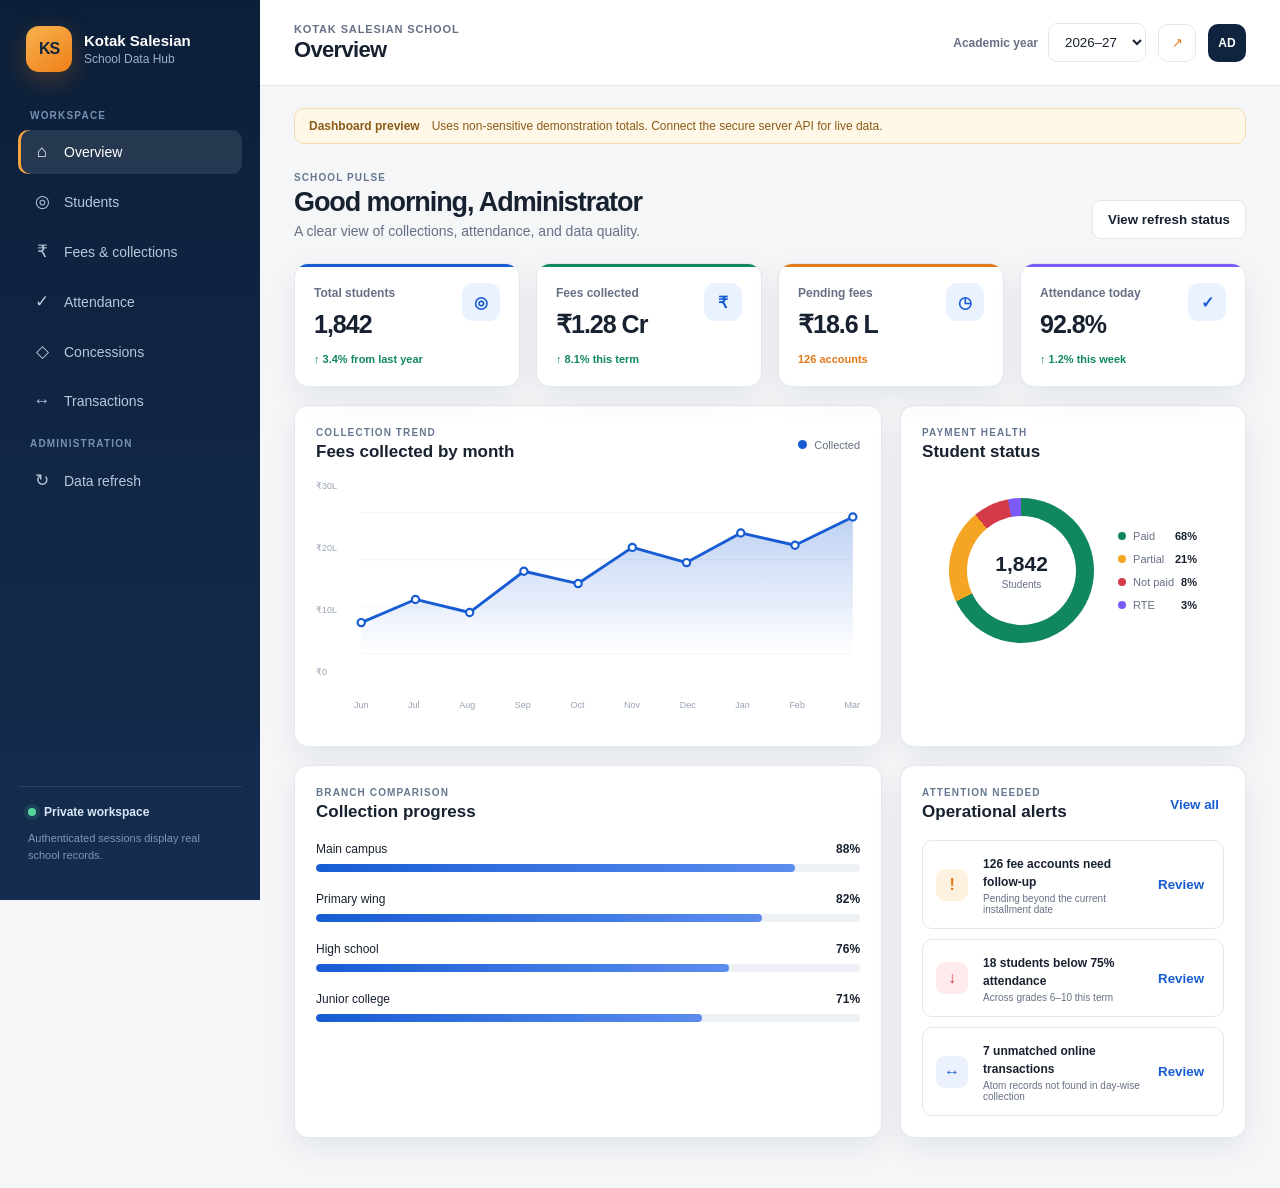
<file: public/index.html>
<!doctype html>
<html lang="en">
<head>
  <meta charset="utf-8">
  <meta name="viewport" content="width=device-width, initial-scale=1">
  <meta name="description" content="Kotak Salesian School administration and finance dashboard">
  <title>Kotak School Data Hub</title>
  <link rel="stylesheet" href="styles.css">
</head>
<body>
  <div class="app-shell">
    <aside class="sidebar" id="sidebar">
      <div class="brand">
        <div class="brand-mark" aria-hidden="true">KS</div>
        <div><strong>Kotak Salesian</strong><span>School Data Hub</span></div>
      </div>

      <nav class="nav" aria-label="Primary navigation">
        <p class="nav-label">Workspace</p>
        <button class="nav-item active" data-view="overview"><span>⌂</span>Overview</button>
        <button class="nav-item" data-view="students"><span>◎</span>Students</button>
        <button class="nav-item" data-view="fees"><span>₹</span>Fees & collections</button>
        <button class="nav-item" data-view="attendance"><span>✓</span>Attendance</button>
        <button class="nav-item" data-view="concessions"><span>◇</span>Concessions</button>
        <button class="nav-item" data-view="transactions"><span>↔</span>Transactions</button>
        <p class="nav-label">Administration</p>
        <button class="nav-item" data-view="refresh"><span>↻</span>Data refresh</button>
      </nav>

      <div class="sidebar-footer">
        <div class="privacy-badge"><span></span>Private workspace</div>
        <p>Authenticated sessions display real school records.</p>
      </div>
    </aside>

    <main class="main">
      <header class="topbar">
        <button class="menu-button" id="menuButton" aria-label="Open navigation">☰</button>
        <div class="topbar-title">
          <p>Kotak Salesian School</p>
          <h1 id="pageTitle">Overview</h1>
        </div>
        <div class="topbar-actions">
          <label class="year-select">Academic year
            <select id="yearSelect">
              <option value="2026-27">2026–27</option>
              <option value="2025-26">2025–26</option>
              <option value="2024-25">2024–25</option>
            </select>
          </label>
          <button class="icon-button" id="connectionButton" aria-label="Connect data API" title="Connect data API">↗</button>
          <div class="avatar" title="Administrator">AD</div>
        </div>
      </header>

      <div class="demo-banner" id="dataBanner"><strong id="dataMode">Dashboard preview</strong><span id="dataMessage">Uses non-sensitive demonstration totals. Connect the secure server API for live data.</span></div>

      <section class="view active" id="overview" data-title="Overview">
        <div class="section-heading">
          <div><p class="eyebrow">School pulse</p><h2>Good morning, Administrator</h2><p>A clear view of collections, attendance, and data quality.</p></div>
          <button class="secondary-button" data-view-target="refresh">View refresh status</button>
        </div>

        <div class="metric-grid">
          <article class="metric-card accent-blue"><div class="metric-icon">◎</div><p>Total students</p><h3 data-metric="students">1,842</h3><span class="trend up">↑ 3.4% from last year</span></article>
          <article class="metric-card accent-green"><div class="metric-icon">₹</div><p>Fees collected</p><h3 data-metric="collected">₹1.28 Cr</h3><span class="trend up">↑ 8.1% this term</span></article>
          <article class="metric-card accent-orange"><div class="metric-icon">◷</div><p>Pending fees</p><h3 data-metric="pending">₹18.6 L</h3><span class="trend warn">126 accounts</span></article>
          <article class="metric-card accent-violet"><div class="metric-icon">✓</div><p>Attendance today</p><h3 data-metric="attendance">92.8%</h3><span class="trend up">↑ 1.2% this week</span></article>
        </div>

        <div class="dashboard-grid">
          <article class="panel wide">
            <div class="panel-header"><div><p class="eyebrow">Collection trend</p><h3>Fees collected by month</h3></div><div class="legend"><i></i>Collected</div></div>
            <div class="chart-wrap">
              <div class="y-axis"><span>₹30L</span><span>₹20L</span><span>₹10L</span><span>₹0</span></div>
              <svg class="line-chart" viewBox="0 0 700 250" role="img" aria-label="Fee collections from June to March">
                <defs><linearGradient id="area" x1="0" y1="0" x2="0" y2="1"><stop offset="0" stop-color="#175cd3" stop-opacity=".28"/><stop offset="1" stop-color="#175cd3" stop-opacity="0"/></linearGradient></defs>
                <g class="grid-lines"><line x1="10" y1="25" x2="690" y2="25"/><line x1="10" y1="90" x2="690" y2="90"/><line x1="10" y1="155" x2="690" y2="155"/><line x1="10" y1="220" x2="690" y2="220"/></g>
                <path class="area" d="M10 177 L85 145 L160 163 L235 106 L310 123 L385 73 L460 94 L535 53 L610 70 L690 31 L690 220 L10 220 Z"/>
                <polyline class="line" points="10,177 85,145 160,163 235,106 310,123 385,73 460,94 535,53 610,70 690,31"/>
                <g class="dots"><circle cx="10" cy="177" r="5"/><circle cx="85" cy="145" r="5"/><circle cx="160" cy="163" r="5"/><circle cx="235" cy="106" r="5"/><circle cx="310" cy="123" r="5"/><circle cx="385" cy="73" r="5"/><circle cx="460" cy="94" r="5"/><circle cx="535" cy="53" r="5"/><circle cx="610" cy="70" r="5"/><circle cx="690" cy="31" r="5"/></g>
              </svg>
              <div class="x-axis"><span>Jun</span><span>Jul</span><span>Aug</span><span>Sep</span><span>Oct</span><span>Nov</span><span>Dec</span><span>Jan</span><span>Feb</span><span>Mar</span></div>
            </div>
          </article>

          <article class="panel">
            <div class="panel-header"><div><p class="eyebrow">Payment health</p><h3>Student status</h3></div></div>
            <div class="donut-layout">
              <div class="donut payment-donut"><div><strong>1,842</strong><span>Students</span></div></div>
              <div class="donut-legend"><p><i class="paid"></i>Paid <strong>68%</strong></p><p><i class="partial"></i>Partial <strong>21%</strong></p><p><i class="unpaid"></i>Not paid <strong>8%</strong></p><p><i class="rte"></i>RTE <strong>3%</strong></p></div>
            </div>
          </article>

          <article class="panel">
            <div class="panel-header"><div><p class="eyebrow">Branch comparison</p><h3>Collection progress</h3></div></div>
            <div class="progress-list">
              <div><p><span>Main campus</span><strong>88%</strong></p><div><i style="width:88%"></i></div></div>
              <div><p><span>Primary wing</span><strong>82%</strong></p><div><i style="width:82%"></i></div></div>
              <div><p><span>High school</span><strong>76%</strong></p><div><i style="width:76%"></i></div></div>
              <div><p><span>Junior college</span><strong>71%</strong></p><div><i style="width:71%"></i></div></div>
            </div>
          </article>

          <article class="panel wide">
            <div class="panel-header"><div><p class="eyebrow">Attention needed</p><h3>Operational alerts</h3></div><button class="text-button">View all</button></div>
            <div class="alert-list">
              <div class="alert-item orange"><span>!</span><div><strong>126 fee accounts need follow-up</strong><p>Pending beyond the current installment date</p></div><button data-view-target="fees">Review</button></div>
              <div class="alert-item red"><span>↓</span><div><strong>18 students below 75% attendance</strong><p>Across grades 6–10 this term</p></div><button data-view-target="attendance">Review</button></div>
              <div class="alert-item blue"><span>↔</span><div><strong>7 unmatched online transactions</strong><p>Atom records not found in day-wise collection</p></div><button data-view-target="transactions">Review</button></div>
            </div>
          </article>
        </div>
      </section>

      <section class="view" id="students" data-title="Students">
        <div class="section-heading compact"><div><p class="eyebrow">Student registry</p><h2>Students</h2><p>Search authenticated school records with real student identities.</p></div><button class="primary-button">Export filtered list</button></div>
        <div class="metric-grid small"><article class="mini-stat"><span>Active</span><strong>1,736</strong></article><article class="mini-stat"><span>New admissions</span><strong>164</strong></article><article class="mini-stat"><span>TC applied</span><strong>28</strong></article><article class="mini-stat"><span>Alumni</span><strong>312</strong></article></div>
        <article class="panel table-panel"><div class="table-toolbar"><input class="search" id="studentSearch" placeholder="Search admission number or grade"><select><option>All grades</option><option>Grade 10</option><option>Grade 9</option><option>Grade 8</option></select><select><option>All statuses</option><option>Continuing</option><option>New</option><option>TC applied</option></select></div><div class="table-scroll"><table><thead><tr><th>Admission no.</th><th>Student</th><th>Grade</th><th>Branch</th><th>Status</th><th>Attendance</th></tr></thead><tbody id="studentRows"></tbody></table></div></article>
      </section>

      <section class="view" id="fees" data-title="Fees & collections">
        <div class="section-heading compact"><div><p class="eyebrow">Financial operations</p><h2>Fees & collections</h2><p>Monitor collection health, dues, and payment modes.</p></div><button class="primary-button">Download report</button></div>
        <div class="metric-grid small"><article class="mini-stat"><span>Expected</span><strong id="expectedStat">₹1.47 Cr</strong></article><article class="mini-stat"><span>Collected</span><strong id="collectedStat">₹1.28 Cr</strong></article><article class="mini-stat"><span>Concessions</span><strong id="feeConcessionStat">₹7.4 L</strong></article><article class="mini-stat"><span>Collection rate</span><strong id="collectionRateStat">87.3%</strong></article></div>
        <div class="dashboard-grid"><article class="panel wide"><div class="panel-header"><div><p class="eyebrow">Collection register</p><h3>Recent payments</h3></div><div class="status-pill success">Reconciled</div></div><div class="table-scroll"><table><thead><tr><th>Receipt</th><th>Admission</th><th>Date</th><th>Mode</th><th>Account</th><th>Amount</th></tr></thead><tbody id="feeRows"><tr><td>RC-260418</td><td>ADM•••1042</td><td>10 Oct 2026</td><td>Online</td><td>School fee</td><td>₹18,500</td></tr><tr><td>RC-260417</td><td>ADM•••0831</td><td>10 Oct 2026</td><td>Cash</td><td>Transport</td><td>₹7,200</td></tr><tr><td>RC-260416</td><td>ADM•••1527</td><td>9 Oct 2026</td><td>UPI</td><td>School fee</td><td>₹12,400</td></tr><tr><td>RC-260415</td><td>ADM•••0419</td><td>9 Oct 2026</td><td>Card</td><td>School fee</td><td>₹21,000</td></tr></tbody></table></div></article><article class="panel"><div class="panel-header"><div><p class="eyebrow">Payment modes</p><h3>Collection mix</h3></div></div><div class="horizontal-bars"><div><p><span>Online / UPI</span><strong>52%</strong></p><i style="--bar:52%"></i></div><div><p><span>Cash</span><strong>27%</strong></p><i style="--bar:27%"></i></div><div><p><span>Card</span><strong>14%</strong></p><i style="--bar:14%"></i></div><div><p><span>Bank transfer</span><strong>7%</strong></p><i style="--bar:7%"></i></div></div></article></div>
      </section>

      <section class="view" id="attendance" data-title="Attendance">
        <div class="section-heading compact"><div><p class="eyebrow">Daily presence</p><h2>Attendance</h2><p>Identify trends and students who may need support.</p></div><button class="primary-button">Attendance report</button></div>
        <div class="dashboard-grid"><article class="panel"><div class="panel-header"><div><p class="eyebrow" id="attendanceDateLabel">Latest recorded day</p><h3>Overall attendance</h3></div></div><div class="donut-layout centered"><div class="donut attendance-donut"><div><strong id="attendanceToday">92.8%</strong><span>Present</span></div></div></div></article><article class="panel wide"><div class="panel-header"><div><p class="eyebrow">By grade</p><h3>Latest attendance</h3></div></div><div class="grade-bars" id="gradeBars"></div></article><article class="panel full"><div class="panel-header"><div><p class="eyebrow">Intervention list</p><h3>Attendance below 75%</h3></div><span class="status-pill warning" id="lowAttendanceCount">18 students</span></div><div class="table-scroll"><table><thead><tr><th>Admission</th><th>Grade</th><th>Present</th><th>Absent</th><th>Attendance</th><th>Action</th></tr></thead><tbody id="attendanceRows"><tr><td>ADM•••0914</td><td>Grade 9 · A</td><td>86</td><td>31</td><td><span class="status-pill danger">73.5%</span></td><td><button class="text-button">Review</button></td></tr><tr><td>ADM•••1218</td><td>Grade 7 · B</td><td>83</td><td>34</td><td><span class="status-pill danger">70.9%</span></td><td><button class="text-button">Review</button></td></tr></tbody></table></div></article></div>
      </section>

      <section class="view" id="concessions" data-title="Concessions">
        <div class="section-heading compact"><div><p class="eyebrow">Financial assistance</p><h2>Concessions</h2><p>Track approved assistance with a clear audit trail.</p></div><button class="primary-button">Export register</button></div>
        <div class="metric-grid small"><article class="mini-stat"><span>Total granted</span><strong id="concessionTotalStat">₹7.4 L</strong></article><article class="mini-stat"><span>Beneficiaries</span><strong id="beneficiaryStat">96</strong></article><article class="mini-stat"><span>Average</span><strong id="concessionAverageStat">₹7,708</strong></article><article class="mini-stat"><span>Of expected fees</span><strong>5.0%</strong></article></div>
        <article class="panel table-panel"><div class="panel-header"><div><p class="eyebrow">Register</p><h3>Recent concessions</h3></div><span class="status-pill success">Approved records</span></div><div class="table-scroll"><table><thead><tr><th>Date</th><th>Student</th><th>Amount</th><th>Academic year</th></tr></thead><tbody id="concessionRows"><tr><td>8 Oct 2026</td><td>ADM•••0732</td><td>₹8,500</td><td>2026–27</td></tr><tr><td>6 Oct 2026</td><td>ADM•••1147</td><td>₹12,000</td><td>2026–27</td></tr><tr><td>2 Oct 2026</td><td>ADM•••0319</td><td>₹10,000</td><td>2026–27</td></tr></tbody></table></div></article>
      </section>

      <section class="view" id="transactions" data-title="Transactions">
        <div class="section-heading compact"><div><p class="eyebrow">Payment reconciliation</p><h2>Transactions</h2><p>Match Atom settlements against day-wise school collections.</p></div><button class="primary-button">Export exceptions</button></div>
        <div class="metric-grid small"><article class="mini-stat"><span>Atom transactions</span><strong>4,218</strong></article><article class="mini-stat"><span>Matched</span><strong>4,211</strong></article><article class="mini-stat"><span>Unmatched</span><strong class="orange-text" id="unmatchedStat">7</strong></article><article class="mini-stat"><span>Unmatched amount</span><strong id="unmatchedAmountStat">₹27,700</strong></article></div>
        <article class="panel table-panel"><div class="panel-header"><div><p class="eyebrow">Exceptions</p><h3>Unmatched Atom payments</h3></div><span class="status-pill warning">Needs review</span></div><div class="table-scroll"><table><thead><tr><th>Transaction</th><th>Admission</th><th>Transaction date</th><th>Settlement date</th><th>Amount</th><th>Status</th></tr></thead><tbody id="transactionRows"><tr><td>AT•••88214</td><td>ADM•••0284</td><td>9 Oct 2026</td><td>10 Oct 2026</td><td>₹18,500</td><td><span class="status-pill warning">Unmatched</span></td></tr><tr><td>AT•••88197</td><td>ADM•••1431</td><td>9 Oct 2026</td><td>10 Oct 2026</td><td>₹9,200</td><td><span class="status-pill warning">Unmatched</span></td></tr></tbody></table></div></article>
      </section>

      <section class="view" id="refresh" data-title="Data refresh">
        <div class="section-heading compact"><div><p class="eyebrow">Administrator tools</p><h2>Data refresh</h2><p>Review pipeline status before requesting a controlled server refresh.</p></div><span class="status-pill success"><i></i>All systems healthy</span></div>
        <div class="safety-callout"><span>i</span><div><strong>Protected operation</strong><p>The production implementation must run the Python pipeline on a private server. This preview never receives database passwords or student source files.</p></div></div>
        <div class="pipeline-grid" id="pipelineGrid"></div>
        <article class="panel audit-panel"><div class="panel-header"><div><p class="eyebrow">Audit trail</p><h3>Recent refresh activity</h3></div></div><div class="timeline"><div><i></i><p><strong>Day-wise collections refreshed</strong><span>10 Oct 2026, 6:42 PM · 4,218 records · Administrator</span></p></div><div><i></i><p><strong>Student registry refreshed</strong><span>10 Oct 2026, 6:31 PM · 1,842 records · Administrator</span></p></div><div><i></i><p><strong>Database backup verified</strong><span>10 Oct 2026, 6:28 PM · 312 KB · Automated</span></p></div></div></article>
      </section>
    </main>
  </div>

  <div class="modal-backdrop" id="modal" aria-hidden="true">
    <div class="modal" role="dialog" aria-modal="true" aria-labelledby="modalTitle">
      <button class="modal-close" id="modalClose" aria-label="Close">×</button>
      <div class="modal-icon">↻</div><p class="eyebrow">Server connection required</p><h2 id="modalTitle">Refresh request prepared</h2>
      <p>The web interface is ready. Connect the private pipeline API before enabling production refreshes.</p>
      <div class="modal-note"><strong>Safety checks included</strong><span>Verified backup · Atomic database writes · Audit logging · Admin-only access</span></div>
      <button class="primary-button full-button" id="modalDone">Understood</button>
    </div>
  </div>
  <div class="modal-backdrop" id="connectionModal" aria-hidden="true">
    <div class="modal" role="dialog" aria-modal="true" aria-labelledby="connectionTitle">
      <button class="modal-close" id="connectionClose" aria-label="Close">×</button>
      <div class="modal-icon">↗</div><p class="eyebrow">Secure server connection</p><h2 id="connectionTitle">Connect live school data</h2>
      <p>The API key is kept only for this browser session and is never included in the published website.</p>
      <label class="field-label">API address<input id="apiUrl" type="url" placeholder="https://api.example.com"></label>
      <label class="field-label">API key<input id="apiKey" type="password" placeholder="Viewer or administrator key" autocomplete="off"></label>
      <p class="form-status" id="connectionStatus"></p>
      <div class="button-row"><button class="secondary-button" id="disconnectButton">Use preview data</button><button class="primary-button" id="connectButton">Connect securely</button></div>
    </div>
  </div>
  <script src="app.js"></script>
</body>
</html>
</file>
<file: public/styles.css>
:root{--navy:#10233f;--navy-2:#18375e;--blue:#175cd3;--blue-soft:#eaf2ff;--ink:#17212f;--muted:#667085;--line:#e4e8ee;--bg:#f4f6f8;--white:#fff;--green:#11875d;--orange:#e07918;--red:#d33b49;--violet:#7a5af8;--shadow:0 10px 30px rgba(18,35,60,.07)}
*{box-sizing:border-box}html{scroll-behavior:smooth}body{margin:0;background:var(--bg);color:var(--ink);font-family:Inter,ui-sans-serif,-apple-system,BlinkMacSystemFont,"Segoe UI",sans-serif}.app-shell{min-height:100vh}.sidebar{position:fixed;inset:0 auto 0 0;width:260px;background:linear-gradient(180deg,#0c1f39,#142d4f);color:#dce7f6;padding:26px 18px;display:flex;flex-direction:column;z-index:20}.brand{display:flex;gap:12px;align-items:center;padding:0 8px 28px}.brand-mark{height:46px;width:46px;border-radius:13px;display:grid;place-items:center;background:linear-gradient(145deg,#f7b34c,#ef7f1a);color:#11233d;font-weight:900;letter-spacing:-1px;box-shadow:0 8px 25px rgba(238,126,25,.25)}.brand strong,.brand span{display:block}.brand strong{font-size:15px;color:white}.brand span{font-size:12px;color:#9db0c8;margin-top:3px}.nav{display:flex;flex-direction:column;gap:5px}.nav-label{padding:10px 12px 4px;margin:0;color:#7891af;text-transform:uppercase;letter-spacing:.12em;font-size:10px;font-weight:800}.nav-item{border:0;background:transparent;color:#b8c7da;border-radius:10px;padding:12px 14px;text-align:left;font-size:14px;display:flex;align-items:center;gap:12px;cursor:pointer;transition:.2s}.nav-item span{width:20px;text-align:center;font-size:17px}.nav-item:hover,.nav-item.active{background:rgba(255,255,255,.1);color:#fff}.nav-item.active{box-shadow:inset 3px 0 #f3a33c}.sidebar-footer{margin-top:auto;border-top:1px solid rgba(255,255,255,.1);padding:18px 10px 0}.privacy-badge{font-size:12px;font-weight:700;display:flex;align-items:center;gap:8px}.privacy-badge span{width:8px;height:8px;background:#55d69e;border-radius:50%;box-shadow:0 0 0 4px rgba(85,214,158,.12)}.sidebar-footer p{color:#7f96b2;font-size:11px;line-height:1.5}.main{margin-left:260px;min-height:100vh}.topbar{height:86px;background:rgba(255,255,255,.94);border-bottom:1px solid var(--line);display:flex;align-items:center;padding:0 34px;position:sticky;top:0;z-index:10;backdrop-filter:blur(12px)}.topbar-title p{margin:0 0 2px;color:var(--muted);font-size:11px;text-transform:uppercase;letter-spacing:.08em;font-weight:700}.topbar-title h1{margin:0;font-size:22px;letter-spacing:-.03em}.topbar-actions{margin-left:auto;display:flex;align-items:center;gap:12px}.year-select{display:flex;align-items:center;gap:10px;color:var(--muted);font-size:12px;font-weight:700}.year-select select,.table-toolbar select,.search{border:1px solid var(--line);background:#fff;border-radius:9px;padding:10px 12px;color:var(--ink);outline:none}.icon-button,.menu-button{border:1px solid var(--line);background:#fff;width:38px;height:38px;border-radius:10px;cursor:pointer;color:var(--orange)}.menu-button{display:none}.avatar{width:38px;height:38px;border-radius:10px;display:grid;place-items:center;background:var(--navy);color:#fff;font-size:12px;font-weight:800}.demo-banner{margin:22px 34px 0;padding:10px 14px;background:#fff7e8;border:1px solid #f3dab1;border-radius:10px;color:#8b5b16;font-size:12px;display:flex;gap:12px}.view{display:none;padding:28px 34px 50px;animation:fade .25s ease}.view.active{display:block}@keyframes fade{from{opacity:0;transform:translateY(4px)}to{opacity:1;transform:none}}.section-heading{display:flex;justify-content:space-between;align-items:flex-end;margin-bottom:24px}.section-heading.compact{align-items:center}.section-heading h2{margin:4px 0 5px;font-size:27px;letter-spacing:-.04em}.section-heading p{margin:0;color:var(--muted);font-size:14px}.eyebrow{text-transform:uppercase!important;letter-spacing:.11em!important;color:#667891!important;font-size:10px!important;font-weight:800!important}.primary-button,.secondary-button,.text-button{border:0;border-radius:9px;padding:11px 15px;font-weight:750;cursor:pointer}.primary-button{background:var(--navy);color:#fff}.secondary-button{background:#fff;border:1px solid var(--line);color:var(--ink)}.text-button{background:transparent;color:var(--blue);padding:5px}.metric-grid{display:grid;grid-template-columns:repeat(4,minmax(0,1fr));gap:16px;margin-bottom:18px}.metric-card,.mini-stat,.panel{background:#fff;border:1px solid var(--line);border-radius:14px;box-shadow:var(--shadow)}.metric-card{padding:19px;position:relative;overflow:hidden}.metric-card:after{content:"";position:absolute;top:0;left:0;right:0;height:3px;background:var(--blue)}.accent-green:after{background:var(--green)}.accent-orange:after{background:var(--orange)}.accent-violet:after{background:var(--violet)}.metric-icon{float:right;width:38px;height:38px;border-radius:11px;background:var(--blue-soft);display:grid;place-items:center;color:var(--blue);font-weight:900}.metric-card p{margin:3px 0 10px;color:var(--muted);font-size:12px;font-weight:700}.metric-card h3{font-size:25px;margin:0 0 10px;letter-spacing:-.04em}.trend{font-size:11px;font-weight:700}.trend.up{color:var(--green)}.trend.warn{color:var(--orange)}.metric-grid.small{margin-top:2px}.mini-stat{padding:18px 20px}.mini-stat span,.mini-stat strong{display:block}.mini-stat span{font-size:12px;color:var(--muted);margin-bottom:8px}.mini-stat strong{font-size:22px}.orange-text{color:var(--orange)}.dashboard-grid{display:grid;grid-template-columns:1.7fr 1fr;gap:18px}.panel{padding:21px;min-width:0}.panel.wide{min-height:310px}.panel.full{grid-column:1/-1}.panel-header{display:flex;align-items:center;justify-content:space-between;gap:12px;margin-bottom:18px}.panel-header h3{margin:4px 0 0;font-size:17px}.panel-header p{margin:0}.legend{font-size:11px;color:var(--muted);display:flex;align-items:center;gap:7px}.legend i{width:9px;height:9px;border-radius:50%;background:var(--blue)}.chart-wrap{display:grid;grid-template-columns:38px 1fr;grid-template-rows:1fr 25px;height:245px}.y-axis{display:flex;flex-direction:column;justify-content:space-between;color:#98a2b3;font-size:9px;padding:1px 0 23px}.line-chart{width:100%;height:210px;overflow:visible}.grid-lines line{stroke:#edf0f4;stroke-width:1}.area{fill:url(#area)}.line{fill:none;stroke:var(--blue);stroke-width:4;stroke-linecap:round;stroke-linejoin:round}.dots circle{fill:#fff;stroke:var(--blue);stroke-width:3}.x-axis{grid-column:2;display:flex;justify-content:space-between;color:#98a2b3;font-size:9px}.donut-layout{display:flex;align-items:center;justify-content:center;gap:24px;padding:18px 0}.donut-layout.centered{padding:28px}.donut{width:145px;height:145px;border-radius:50%;display:grid;place-items:center;position:relative;flex:none}.payment-donut{background:conic-gradient(var(--green) 0 68%,#f5a524 68% 89%,var(--red) 89% 97%,var(--violet) 97%)}.attendance-donut{background:conic-gradient(var(--green) 0 92.8%,#e8edf2 92.8%)}.donut:before{content:"";position:absolute;inset:18px;border-radius:50%;background:#fff}.donut div{position:relative;text-align:center}.donut strong,.donut span{display:block}.donut strong{font-size:21px}.donut span{font-size:10px;color:var(--muted);margin-top:3px}.donut-legend p{font-size:11px;color:var(--muted);display:flex;align-items:center;gap:7px}.donut-legend strong{margin-left:auto;color:var(--ink)}.donut-legend i{width:8px;height:8px;border-radius:50%}.paid{background:var(--green)}.partial{background:#f5a524}.unpaid{background:var(--red)}.rte{background:var(--violet)}.progress-list>div{margin:20px 0}.progress-list p,.horizontal-bars p{display:flex;justify-content:space-between;font-size:12px;margin:0 0 8px}.progress-list>div>div{height:8px;background:#edf1f5;border-radius:20px;overflow:hidden}.progress-list i{display:block;background:linear-gradient(90deg,var(--blue),#5b8def);height:100%;border-radius:20px}.alert-list{display:grid;gap:10px}.alert-item{display:grid;grid-template-columns:35px 1fr auto;align-items:center;gap:12px;padding:13px;border:1px solid var(--line);border-radius:10px}.alert-item>span{width:32px;height:32px;display:grid;place-items:center;border-radius:9px;font-weight:900}.alert-item.orange>span{background:#fff1df;color:var(--orange)}.alert-item.red>span{background:#ffeaec;color:var(--red)}.alert-item.blue>span{background:var(--blue-soft);color:var(--blue)}.alert-item strong{font-size:12px}.alert-item p{margin:3px 0 0;color:var(--muted);font-size:10px}.alert-item button{border:0;background:transparent;color:var(--blue);font-weight:800;cursor:pointer}.table-panel{padding:0;overflow:hidden}.table-toolbar{display:flex;gap:10px;padding:17px;border-bottom:1px solid var(--line)}.search{flex:1;min-width:180px}.table-scroll{overflow:auto}table{border-collapse:collapse;width:100%;font-size:12px}th{text-align:left;color:#667085;text-transform:uppercase;letter-spacing:.06em;font-size:9px;background:#f8fafc}th,td{padding:14px 16px;border-bottom:1px solid #edf0f3;white-space:nowrap}tbody tr:hover{background:#fafcff}.status-pill{display:inline-flex;align-items:center;gap:6px;padding:6px 9px;border-radius:20px;font-size:10px;font-weight:800;background:#eef2f6;color:#566273}.status-pill.success{background:#e9f8f1;color:var(--green)}.status-pill.warning{background:#fff3df;color:#a45c10}.status-pill.danger{background:#ffebed;color:var(--red)}.status-pill i{width:7px;height:7px;border-radius:50%;background:currentColor}.horizontal-bars>div{margin:22px 0}.horizontal-bars>div>i{display:block;width:100%;height:9px;background:linear-gradient(90deg,var(--blue) var(--bar),#edf1f5 var(--bar));border-radius:20px}.grade-bars{display:grid;gap:14px}.grade-row{display:grid;grid-template-columns:70px 1fr 45px;align-items:center;gap:12px;font-size:11px}.grade-row>div{height:10px;background:#edf1f5;border-radius:20px;overflow:hidden}.grade-row i{display:block;height:100%;background:var(--green);border-radius:20px}.safety-callout{display:flex;gap:13px;padding:16px 18px;border:1px solid #b7d3ff;background:#eef5ff;border-radius:12px;margin-bottom:18px}.safety-callout>span{width:28px;height:28px;display:grid;place-items:center;border-radius:50%;background:var(--blue);color:#fff;font-weight:900;flex:none}.safety-callout strong{font-size:13px}.safety-callout p{margin:4px 0 0;color:#496484;font-size:11px}.pipeline-grid{display:grid;grid-template-columns:repeat(3,minmax(0,1fr));gap:14px;margin-bottom:18px}.pipeline-card{background:#fff;border:1px solid var(--line);border-radius:13px;padding:17px}.pipeline-card header{display:flex;justify-content:space-between;gap:10px}.pipeline-card h3{font-size:14px;margin:0}.pipeline-card p{font-size:10px;color:var(--muted);line-height:1.5}.pipeline-card footer{border-top:1px solid var(--line);padding-top:12px;display:flex;align-items:center;justify-content:space-between}.pipeline-card footer span{font-size:9px;color:var(--muted)}.pipeline-card button{border:0;background:var(--blue-soft);color:var(--blue);font-weight:800;padding:7px 10px;border-radius:7px;cursor:pointer}.audit-panel{margin-top:18px}.timeline{display:grid;gap:18px}.timeline>div{display:flex;gap:13px}.timeline i{width:9px;height:9px;border-radius:50%;margin-top:4px;background:var(--green);box-shadow:0 0 0 5px #e7f7f0}.timeline p{margin:0}.timeline strong,.timeline span{display:block}.timeline strong{font-size:12px}.timeline span{font-size:10px;color:var(--muted);margin-top:4px}.modal-backdrop{position:fixed;inset:0;background:rgba(7,20,36,.62);z-index:50;display:none;place-items:center;padding:20px;backdrop-filter:blur(4px)}.modal-backdrop.open{display:grid}.modal{background:#fff;border-radius:18px;padding:30px;max-width:430px;width:100%;position:relative;box-shadow:0 30px 80px rgba(0,0,0,.25)}.modal-close{position:absolute;right:16px;top:13px;border:0;background:transparent;font-size:25px;cursor:pointer}.modal-icon{width:46px;height:46px;border-radius:13px;background:var(--blue-soft);color:var(--blue);display:grid;place-items:center;font-size:22px}.modal h2{margin:7px 0 9px}.modal>p{color:var(--muted);font-size:13px;line-height:1.6}.modal-note{padding:13px;background:#f7f9fb;border-radius:10px;margin:17px 0}.modal-note strong,.modal-note span{display:block;font-size:11px}.modal-note span{color:var(--muted);margin-top:5px}.full-button{width:100%}
@media(max-width:1100px){.metric-grid{grid-template-columns:repeat(2,1fr)}.pipeline-grid{grid-template-columns:repeat(2,1fr)}.dashboard-grid{grid-template-columns:1fr}.panel.full{grid-column:auto}}
@media(max-width:760px){.sidebar{transform:translateX(-100%);transition:.25s;width:250px}.sidebar.open{transform:none}.main{margin-left:0}.menu-button{display:block}.topbar{padding:0 18px;height:74px}.topbar-title p{display:none}.topbar-actions{gap:7px}.year-select{font-size:0}.year-select select{font-size:11px;width:98px}.icon-button{display:none}.demo-banner{margin:14px 16px 0;flex-direction:column;gap:3px}.view{padding:22px 16px 40px}.section-heading{align-items:flex-start;gap:15px}.section-heading h2{font-size:23px}.section-heading .secondary-button,.section-heading .primary-button{display:none}.metric-grid,.metric-grid.small,.pipeline-grid{grid-template-columns:1fr 1fr}.dashboard-grid{display:block}.panel{margin-bottom:14px}.panel.wide{min-height:0}.donut-layout{flex-direction:column}.table-toolbar{flex-wrap:wrap}.table-toolbar .search{flex-basis:100%}.alert-item{grid-template-columns:35px 1fr}.alert-item button{display:none}}
@media(max-width:430px){.metric-grid,.metric-grid.small,.pipeline-grid{grid-template-columns:1fr}.topbar-title h1{font-size:18px}.avatar{display:none}}
.demo-banner.live{background:#eaf8f2;border-color:#b8e5d2;color:#176847}.field-label{display:block;color:var(--muted);font-size:11px;font-weight:700;margin-top:14px}.field-label input{display:block;width:100%;margin-top:6px;border:1px solid var(--line);border-radius:9px;padding:12px;color:var(--ink);font:inherit}.field-label input:focus{outline:2px solid #bdd3f8;border-color:var(--blue)}.form-status{min-height:18px!important;margin:10px 0!important;font-size:11px!important}.form-status.error{color:var(--red)!important}.form-status.success{color:var(--green)!important}.button-row{display:flex;justify-content:flex-end;gap:9px;margin-top:8px}
</file>
